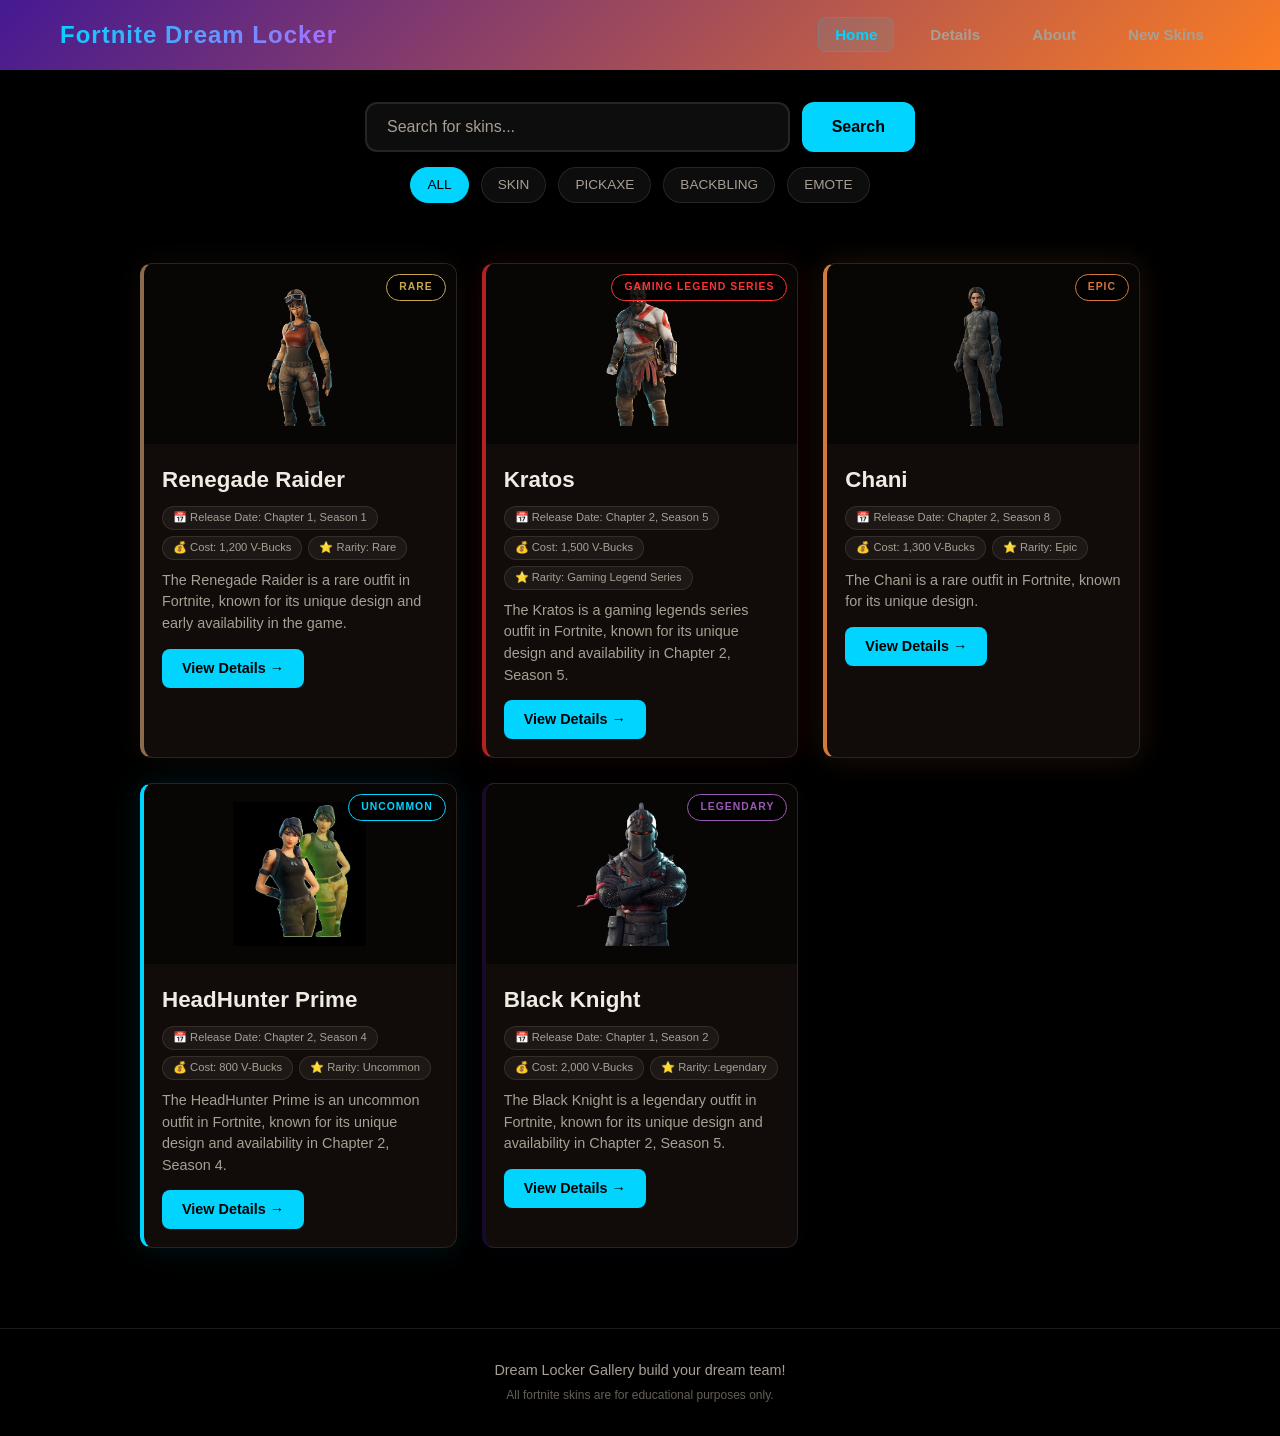
<file: index.html>
<!DOCTYPE html>
<html lang="en">
<head>
    <meta charset="UTF-8">
    <meta name="viewport" content="width=device-width, initial-scale=1.0">
    <title>Fortnite Dream Locker</title>
    <link rel="stylesheet" href="css/design.css">
</head>
<body>

    <nav class="navbar">
        <div class="nav-container">
            <div class="nav-brand">
                <span class="brand-text">Fortnite Dream Locker</span>
            </div>
            <ul class="nav-links">
                <li><a href="index.html" class="active">Home</a></li>
                <li><a href="details.html">Details</a></li>
                <li><a href="about.html">About</a></li>
                <li><a href="newSkin.html">New Skins</a></li>
            </ul>
        </div>
    </nav>
    
    <section class="search-section">
            <div class="search-container">
                <input type="text" id="searchInput" placeholder="Search for skins...">
                <button class="search-btn">Search</button>
            </div>
            <div class="filter-tags">
                <span class="filter-tag active">ALL</span>
                <span class="filter-tag">SKIN</span>
                <span class="filter-tag">PICKAXE</span> 
                <span class="filter-tag">BACKBLING</span> 
                <span class="filter-tag">EMOTE</span>
            </div>
        </section>

        <!-- Character Gallery Section -->
        <section class="gallery-grid">
            
            <!-- Renegade Raider -->
            <div class="character-card renegade">
                <div class="card-image">
                    <img src="assets/images/Renegade_Raider_29_-_Outfit_-_Fortnite.webp" alt="Renegade Raider">
                    <span class="rarity-badge">Rare</span>
                </div>
                <div class="card-content">
                    <h3>Renegade Raider</h3>
                    <div class="card-details">
                        <span class="detail-tag">📅 Release Date: Chapter 1, Season 1</span>
                        <span class="detail-tag">💰 Cost: 1,200 V-Bucks</span>
                        <span class="detail-tag">⭐ Rarity: Rare</span>
                    </div>
                    <p class="card-description">The Renegade Raider is a rare outfit in Fortnite, known for its unique design and early availability in the game.</p>  
                    <a href="details.html?skin=Renegade_Raider" class="btn-details">View Details →</a>
                </div>
            </div>

            <!-- Kratos -->
            <div class="character-card kratos">
                <div class="card-image">
                    <img src="assets/images/Kratos_29_-_Outfit_-_Fortnite.webp" alt="Kratos">
                    <span class="rarity-badge">Gaming Legend Series</span>
                </div>
                <div class="card-content">
                    <h3>Kratos</h3>
                    <div class="card-details">
                        <span class="detail-tag">📅 Release Date: Chapter 2, Season 5</span>
                        <span class="detail-tag">💰 Cost: 1,500 V-Bucks</span>
                        <span class="detail-tag">⭐ Rarity: Gaming Legend Series</span>
                    </div>
                    <p class="card-description">The Kratos is a gaming legends series outfit in Fortnite, known for its unique design and availability in Chapter 2, Season 5.</p>
                    <a href="details.html?skin=Kratos" class="btn-details">View Details →</a>
                </div>
            </div>

            <!-- Chani -->
            <div class="character-card chani">
                <div class="card-image">
                    <img src="assets/images/Chani_29_-_Outfit_-_Fortnite.webp" alt="Chani">
                    <span class="rarity-badge">Epic</span>
                </div>
                <div class="card-content">
                    <h3>Chani</h3>
                    <div class="card-details">
                        <span class="detail-tag">📅 Release Date: Chapter 2, Season 8</span>
                        <span class="detail-tag">💰 Cost: 1,300 V-Bucks</span>
                        <span class="detail-tag">⭐ Rarity: Epic</span>
                    </div>
                    <p class="card-description">The Chani is a rare outfit in Fortnite, known for its unique design.</p>  
                    <a href="details.html?skin=Chani" class="btn-details">View Details →</a>
                </div>
            </div>
            
            <!-- fixing HeadHunter image -->
            <!-- HeadHunter Prime -->
            <div class="character-card headhunter">
                <div class="card-image">
                    <img src="assets/images/HeadHunter.png" alt="HeadHunter Prime">
                    <span class="rarity-badge">Uncommon</span>
                </div>
                <div class="card-content">
                    <h3>HeadHunter Prime</h3>
                    <div class="card-details">
                        <span class="detail-tag">📅 Release Date: Chapter 2, Season 4</span>
                        <span class="detail-tag">💰 Cost: 800 V-Bucks</span>
                        <span class="detail-tag">⭐ Rarity: Uncommon</span>
                    </div>
                    <p class="card-description">The HeadHunter Prime is an uncommon outfit in Fortnite, known for its unique design and availability in Chapter 2, Season 4.</p>
                    <a href="details.html?skin=HeadHunter_Prime" class="btn-details">View Details →</a>
                </div>
            </div>


            <!-- Black Knight -->
            <div class="character-card black-knight">
                <div class="card-image">
                    <img src="assets/images/Black_Knight_29_-_Outfit_-_Fortnite.webp" alt="Black Knight">
                    <span class="rarity-badge">Legendary</span>
                </div>
                <div class="card-content">
                    <h3>Black Knight</h3>
                    <div class="card-details">
                        <span class="detail-tag">📅 Release Date: Chapter 1, Season 2</span>
                        <span class="detail-tag">💰 Cost: 2,000 V-Bucks</span>
                        <span class="detail-tag">⭐ Rarity: Legendary</span>
                    </div>
                    <p class="card-description">The Black Knight is a legendary outfit in Fortnite, known for its unique design and availability in Chapter 2, Season 5.</p>  
                    <a href="details.html?skin=Black_Knight" class="btn-details">View Details →</a>
                </div>
            </div>

        </section>        
    </main>

    <footer class="footer">
        <p>Dream Locker Gallery build your dream team!</p>
        <p class="footer-small">All fortnite skins are for educational purposes only.</p>
    </footer>

</body>
</html>
</file>
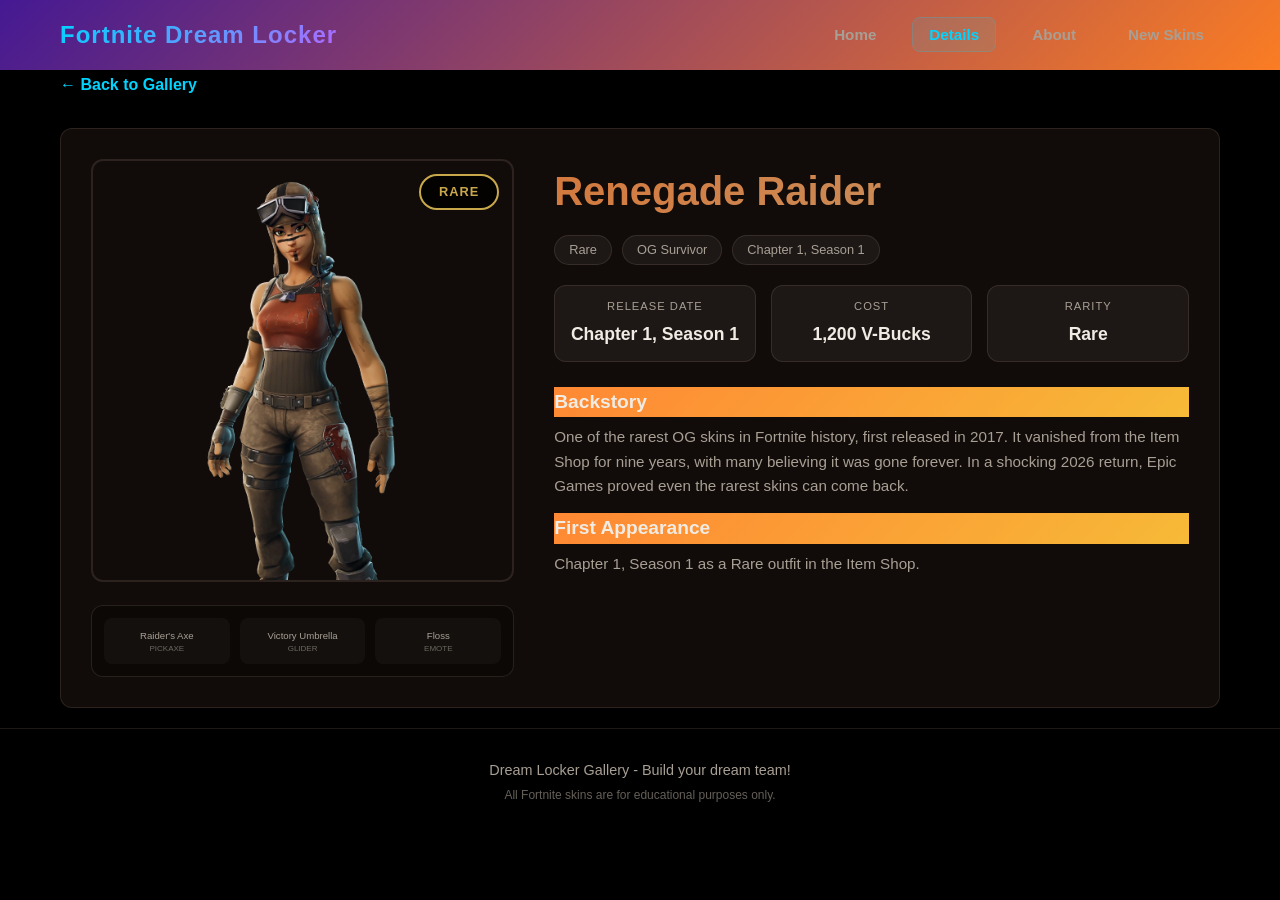
<file: details.html>
<!DOCTYPE html>
<html lang="en">
<head>
    <meta charset="UTF-8">
    <meta name="viewport" content="width=device-width, initial-scale=1.0">
    <title>Renegade Raider - Fortnite Dream Locker</title>
    <link rel="stylesheet" href="css/design.css">
    <style>
        .back-link {
            color: var(--fortnite-blue);
            text-decoration: none;
            font-weight: 600;
            display: inline-block;
            margin-bottom: 30px;
            transition: all 0.3s ease;
        }

        .back-link:hover {
            color: var(#c9a84c);
            transform: translateX(-5px);
        }

        .character-profile {
            display: grid;
            grid-template-columns: 1fr 1.5fr;
            gap: 40px;
            background: var(--card-bg);
            border: 1px solid var(--card-border);
            border-radius: var(--radius);
            padding: 30px;
        }

        .profile-left {
            display: flex;
            flex-direction: column;
            gap: 15px;
        }

        .profile-image {
            position: relative;
        }

        .profile-image img {
            width: 100%;
            height: auto;
            border-radius: var(--radius);
            border: 2px solid var(--card-border);
        }

        .rarity-badge.large {
            position: absolute;
            top: 15px;
            right: 15px;
            padding: 6px 18px;
            font-size: 0.8rem;
            background: rgba(0, 0, 0, 0.85);
            border: 2px solid #c9a84c;
            color: #c9a84c;
            border-radius: 20px;
            font-weight: 700;
            text-transform: uppercase;
            letter-spacing: 1px;
        }

        .loadout-mini {
            display: grid;
            grid-template-columns: repeat(3, 1fr);
            gap: 10px;
            background: rgba(0, 0, 0, 0.3);
            border: 1px solid var(--card-border);
            border-radius: var(--radius);
            padding: 12px;
        }

        .loadout-mini-item {
            text-align: center;
            padding: 8px 5px;
            background: rgba(255, 255, 255, 0.03);
            border-radius: 8px;
            transition: all 0.3s ease;
        }

        .loadout-mini-item:hover {
            background: rgba(0, 212, 255, 0.05);
            border-color: var(#c9a84c);
        }

        .loadout-mini-item .mini-icon {
            font-size: 1.8rem;
            display: block;
        }

        .loadout-mini-item .mini-name {
            font-size: 0.6rem;
            color: var(--text-muted);
            display: block;
            margin-top: 2px;
        }

        .loadout-mini-item .mini-type {
            font-size: 0.5rem;
            color: var(--text-muted);
            opacity: 0.6;
            text-transform: uppercase;
            display: block;
        }

        .profile-content h1 {
            font-size: 2.5rem;
            color: var();
            margin-bottom: 12px;
        }

        .profile-tags {
            display: flex;
            flex-wrap: wrap;
            gap: 10px;
            margin-bottom: 20px;
        }

        .profile-tags .tag {
            padding: 4px 14px;
            background: rgba(255, 255, 255, 0.05);
            border: 1px solid var(--card-border);
            border-radius: 20px;
            font-size: 0.8rem;
            color: var(--text-muted);
        }

        .profile-stats {
            display: grid;
            grid-template-columns: repeat(3, 1fr);
            gap: 15px;
            margin-bottom: 25px;
        }

        .stat-box {
            background: rgba(255, 255, 255, 0.05);
            padding: 12px;
            border-radius: var(--radius);
            text-align: center;
            border: 1px solid var(--card-border);
        }

        .stat-label {
            display: block;
            font-size: 0.7rem;
            text-transform: uppercase;
            color: var(--text-muted);
            letter-spacing: 1px;
        }

        .stat-value {
            display: block;
            font-size: 1.1rem;
            font-weight: 700;
            color: var(#c9a84c);
            margin-top: 4px;
        }

        .profile-bio h2 {
            background: linear-gradient(135deg, #ff8834, #ffc039f6);
            font-size: 1.2rem;
            margin: 15px 0 8px 0;
        }

        .profile-bio p {
            color: var(--text-muted);
            margin-bottom: 10px;
            line-height: 1.6;
            font-size: 0.95rem;
        }

        .ability-list {
            list-style: none;
            padding: 0;
        }

        .ability-list li {
            padding: 8px 12px;
            margin-bottom: 6px;
            background: rgba(255, 255, 255, 0.03);
            border-left: 3px solid var(--fortnite-blue);
            color: var(--text-muted);
            border-radius: 4px;
            font-size: 0.9rem;
        }

        .ability-list li strong {
            color: var(--text-light);
        }

        .quote {
            font-style: italic;
            color: var(--fortnite-gold);
            font-size: 1rem;
            padding: 10px 0;
            border-top: 1px solid var(--card-border);
            margin-top: 10px;
        }

        @media (max-width: 768px) {
            .character-profile {
                grid-template-columns: 1fr;
                padding: 20px;
            }

            .profile-stats {
                grid-template-columns: 1fr;
            }

            .loadout-mini {
                grid-template-columns: repeat(3, 1fr);
            }
        }
    </style>
</head>
<body>

    <nav class="navbar">
        <div class="nav-container">
            <div class="nav-brand">
                <span class="brand-text">Fortnite Dream Locker</span>
            </div>
            <ul class="nav-links">
                <li><a href="index.html">Home</a></li>
                <li><a href="details.html" class="active">Details</a></li>
                <li><a href="about.html">About</a></li>
                <li><a href="newSkin.html">New Skins</a></li>
            </ul>
        </div>
    </nav>

    <main class="container">
        <section class="details-section">

            <a href="index.html" class="back-link">← Back to Gallery</a>

            <div class="character-profile">

                <div class="profile-left">
                    <div class="profile-image">
                        <img src="assets/images/Renegade_Raider_29_-_Outfit_-_Fortnite.webp" alt="Renegade Raider">
                        <span class="rarity-badge large">Rare</span>
                    </div>

                    <div class="loadout-mini">
                        <div class="loadout-mini-item">
                            <span class="mini-icon"> </span>
                            <span class="mini-name">Raider's Axe</span>
                            <span class="mini-type">Pickaxe</span>
                        </div>
                        <div class="loadout-mini-item">
                            <span class="mini-icon"> </span>
                            <span class="mini-name">Victory Umbrella</span>
                            <span class="mini-type">Glider</span>
                        </div>
                        <div class="loadout-mini-item">
                            <span class="mini-icon"> </span>
                            <span class="mini-name">Floss</span>
                            <span class="mini-type">Emote</span>
                        </div>
                    </div>
                </div>

                <div class="profile-content">
                    <h1>Renegade Raider</h1>

                    <div class="profile-tags">
                        <span class="tag"> Rare</span>
                        <span class="tag"> OG Survivor</span>
                        <span class="tag"> Chapter 1, Season 1</span>
                    </div>

                    <div class="profile-stats">
                        <div class="stat-box">
                            <span class="stat-label">Release Date</span>
                            <span class="stat-value">Chapter 1, Season 1</span>
                        </div>
                        <div class="stat-box">
                            <span class="stat-label">Cost</span>
                            <span class="stat-value">1,200 V-Bucks</span>
                        </div>
                        <div class="stat-box">
                            <span class="stat-label">Rarity</span>
                            <span class="stat-value">Rare</span>
                        </div>
                    </div>

                    <div class="profile-bio">
                        <h2> Backstory</h2>
                        <p>One of the rarest OG skins in Fortnite history, first released in 2017. It vanished from the Item Shop for nine years, with many believing it was gone forever. In a shocking 2026 return, Epic Games proved even the rarest skins can come back.</p>

                            <h2> First Appearance</h2>
                        <p>Chapter 1, Season 1 as a Rare outfit in the Item Shop.</p>
                    </div>
                </div>
            </div>

        </section>
    </main>

    <footer class="footer">
        <p>Dream Locker Gallery - Build your dream team!</p>
        <p class="footer-small">All Fortnite skins are for educational purposes only.</p>
    </footer>

</body>
</html>
</file>
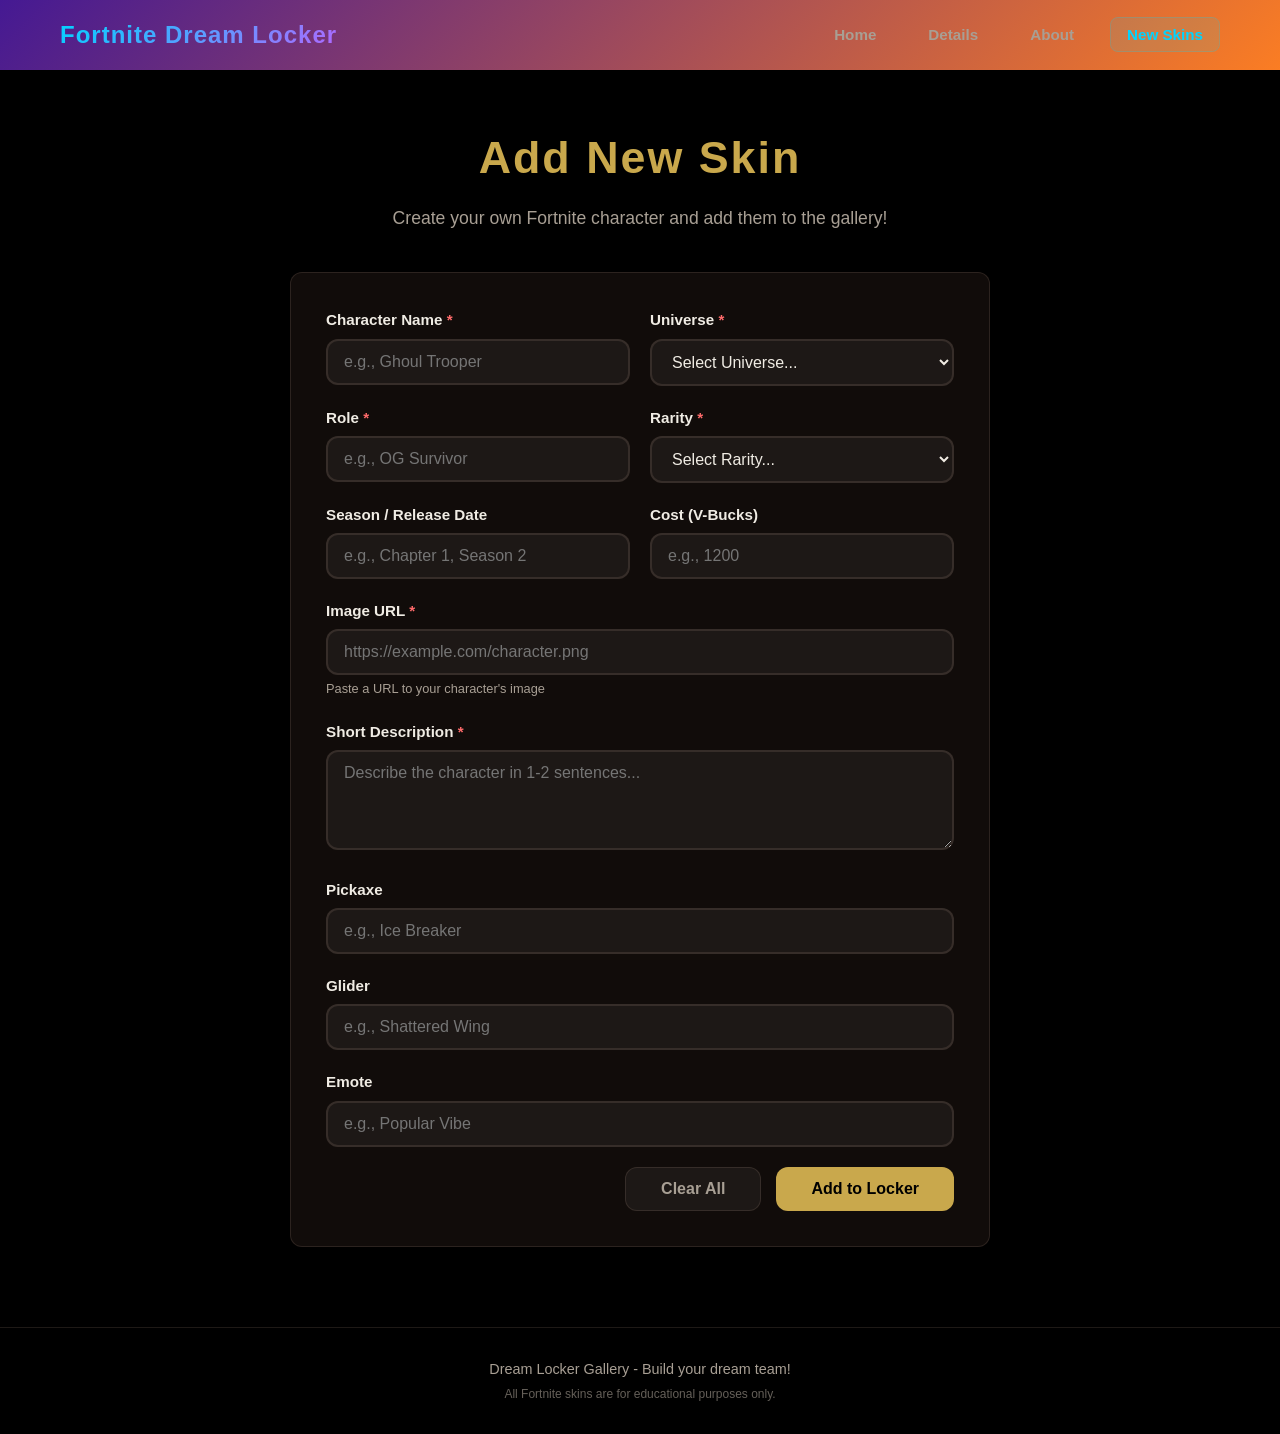
<file: newSkin.html>
<!DOCTYPE html>
<html lang="en">
<head>
    <meta charset="UTF-8">
    <meta name="viewport" content="width=device-width, initial-scale=1.0">
    <title>New Skins - Fortnite Dream Locker</title>
    <link rel="stylesheet" href="css/design.css">
    <style>
        .form-container {
            max-width: 700px;
            margin: 0 auto;
            padding: 20px 0 60px 0;
        }

        .form-header {
            text-align: center;
            padding: 30px 0 20px 0;
        }

        .form-header h1 {
            font-size: 2.8rem;
            color: var(--fortnite-gold);
            margin-bottom: 10px;
            letter-spacing: 2px;
        }

        .form-header p {
            color: var(--text-muted);
            font-size: 1.1rem;
        }

        .character-form {
            background: var(--card-bg);
            border: 1px solid var(--card-border);
            border-radius: var(--radius);
            padding: 35px;
            margin-top: 20px;
        }

        .form-group {
            margin-bottom: 20px;
        }

        .form-group label {
            display: block;
            font-weight: 600;
            color: var(--text-light);
            margin-bottom: 6px;
            font-size: 0.95rem;
        }

        .form-group label .required {
            color: #ff6b6b;
        }

        .form-group input,
        .form-group select,
        .form-group textarea {
            width: 100%;
            padding: 12px 16px;
            background: rgba(255, 255, 255, 0.05);
            border: 2px solid var(--card-border);
            border-radius: var(--radius);
            color: var(--text-light);
            font-size: 1rem;
            transition: all 0.3s ease;
            font-family: inherit;
        }

        .form-group input:focus,
        .form-group select:focus,
        .form-group textarea:focus {
            outline: none;
            border-color: var(--fortnite-blue);
            box-shadow: 0 0 20px rgba(0, 212, 255, 0.1);
        }

        .form-group select option {
            background: var(--primary-dark);
            color: var(--text-light);
        }

        .form-group textarea {
            resize: vertical;
            min-height: 100px;
        }

        .form-group .hint {
            display: block;
            color: var(--text-muted);
            font-size: 0.8rem;
            margin-top: 4px;
        }

        .form-row {
            display: grid;
            grid-template-columns: 1fr 1fr;
            gap: 20px;
        }

        .form-actions {
            display: flex;
            gap: 15px;
            justify-content: flex-end;
            margin-top: 10px;
        }

        .btn-primary {
            padding: 12px 35px;
            background: var(--fortnite-gold);
            border: none;
            border-radius: var(--radius);
            color: var(--primary-dark);
            font-weight: 700;
            font-size: 1rem;
            cursor: pointer;
            transition: all 0.3s ease;
        }

        .btn-primary:hover {
            transform: scale(1.05);
            box-shadow: 0 0 30px rgba(255, 215, 0, 0.3);
        }

        .btn-secondary {
            padding: 12px 35px;
            background: rgba(255, 255, 255, 0.05);
            border: 1px solid var(--card-border);
            border-radius: var(--radius);
            color: var(--text-muted);
            font-weight: 600;
            font-size: 1rem;
            cursor: pointer;
            transition: all 0.3s ease;
        }

        .btn-secondary:hover {
            background: rgba(255, 255, 255, 0.1);
            color: var(--text-light);
        }

        .form-notice {
            margin-top: 20px;
            padding: 15px 20px;
            background: rgba(255, 215, 0, 0.05);
            border: 1px solid rgba(255, 215, 0, 0.2);
            border-radius: var(--radius);
            color: var(--text-muted);
            font-size: 0.9rem;
            text-align: center;
        }

        .form-notice strong {
            color: var(--fortnite-gold);
        }

        @media (max-width: 768px) {
            .form-row {
                grid-template-columns: 1fr;
                gap: 0;
            }

            .character-form {
                padding: 20px;
            }

            .form-header h1 {
                font-size: 2.2rem;
            }

            .form-actions {
                flex-direction: column;
            }

            .form-actions button {
                width: 100%;
            }
        }
    </style>
</head>
<body>

    <nav class="navbar">
        <div class="nav-container">
            <div class="nav-brand">
                <span class="brand-text">Fortnite Dream Locker</span>
            </div>
            <ul class="nav-links">
                <li><a href="index.html">Home</a></li>
                <li><a href="details.html">Details</a></li>
                <li><a href="about.html">About</a></li>
                <li><a href="newSkin.html" class="active">New Skins</a></li>
            </ul>
        </div>
    </nav>

    <main class="container">
        <section class="form-container">

            <div class="form-header">
                <h1> Add New Skin</h1>
                <p>Create your own Fortnite character and add them to the gallery!</p>
            </div>

            <form class="character-form" action="#" method="GET">

                <div class="form-row">
                    <div class="form-group">
                        <label for="character-name">Character Name <span class="required">*</span></label>
                        <input type="text" id="character-name" name="name" placeholder="e.g., Ghoul Trooper" required>
                    </div>

                    <div class="form-group">
                        <label for="character-universe">Universe <span class="required">*</span></label>
                        <select id="character-universe" name="universe" required>
                            <option value="">Select Universe...</option>
                            <option value="Icon">Icon</option>
                            <option value="Gaming">Gaming</option>
                            <option value="Crew">Crew</option>
                            <option value="Marvel">Marvel</option>
                            <option value="DC">DC</option>
                            <option value="Star Wars">Star Wars</option>
                            <option value="Frozen">Frozen</option>
                            <option value="Lava">Lava</option>
                            <option value="Dark">Dark</option>
                            <option value="Shadow">Shadow</option>
                            <option value="Slurp">Slurp</option>
                        </select>
                    </div>
                </div>

                <div class="form-row">
                    <div class="form-group">
                        <label for="character-role">Role <span class="required">*</span></label>
                        <input type="text" id="character-role" name="role" placeholder="e.g., OG Survivor" required>
                    </div>

                    <div class="form-group">
                        <label for="character-rarity">Rarity <span class="required">*</span></label>
                        <select id="character-rarity" name="rarity" required>
                            <option value="">Select Rarity...</option>
                            <option value="Common">Common</option>
                            <option value="Uncommon">Uncommon</option>
                            <option value="Rare">Rare</option>
                            <option value="Epic">Epic</option>
                            <option value="Legendary">Legendary</option>
                            <option value="Gaming Legend Series">Gaming Legend Series</option>
                        </select>
                    </div>
                </div>

                <div class="form-row">
                    <div class="form-group">
                        <label for="character-season">Season / Release Date</label>
                        <input type="text" id="character-season" name="season" placeholder="e.g., Chapter 1, Season 2">
                    </div>

                    <div class="form-group">
                        <label for="character-cost">Cost (V-Bucks)</label>
                        <input type="number" id="character-cost" name="cost" placeholder="e.g., 1200" min="0">
                    </div>
                </div>

                <div class="form-group">
                    <label for="character-image">Image URL <span class="required">*</span></label>
                    <input type="url" id="character-image" name="image" placeholder="https://example.com/character.png" required>
                    <span class="hint">Paste a URL to your character's image</span>
                </div>

                <div class="form-group">
                    <label for="character-description">Short Description <span class="required">*</span></label>
                    <textarea id="character-description" name="description" rows="4" placeholder="Describe the character in 1-2 sentences..." required></textarea>
                </div>

                <div class="form-group">
                    <label for="character-pickaxe">Pickaxe</label>
                    <input type="text" id="character-pickaxe" name="pickaxe" placeholder="e.g., Ice Breaker">
                </div>

                <div class="form-group">
                    <label for="character-glider">Glider</label>
                    <input type="text" id="character-glider" name="glider" placeholder="e.g., Shattered Wing">
                </div>

                <div class="form-group">
                    <label for="character-emote">Emote</label>
                    <input type="text" id="character-emote" name="emote" placeholder="e.g., Popular Vibe">
                </div>

                <div class="form-actions">
                    <button type="reset" class="btn-secondary">Clear All</button>
                    <button type="submit" class="btn-primary"> Add to Locker</button>
                </div>

    

            </form>

        </section>
    </main>

    <footer class="footer">
        <p>Dream Locker Gallery - Build your dream team!</p>
        <p class="footer-small">All Fortnite skins are for educational purposes only.</p>
    </footer>

</body>
</html>
</file>
<file: css/design.css>
:root {
    --primary-dark: #000000;
    --primary-mid: #0a0a0a;
    --primary-light: #0d0d0d;
    
    --fortnite-blue: #00d4ff;
    --fortnite-gold: #c9a84c;
    --fortnite-red: #b22222;
    --fortnite-purple: #2a0a2a;
    --fortnite-orange: #d4783c;
    
    --text-light: #f0ece4;
    --text-muted: #a89f94;
    
    --card-bg: rgba(20, 15, 12, 0.85);
    --card-border: rgba(200, 170, 150, 0.15);
    --border-glow: rgba(0, 212, 255, 0.2);
    --shadow: 0 4px 30px rgba(0, 0, 0, 0.7);
    --radius: 12px;
}

.form-header h1 {
    font-size: 2.8rem;
    color: #b266ff;
    margin-bottom: 10px;
    letter-spacing: 2px;
}

* {
    margin: 0;
    padding: 0;
    box-sizing: border-box;
}

body {
    font-family: 'Segoe UI', Tahoma, Geneva, Verdana, sans-serif;
    background: #000000;
    color: var(--text-light);
    min-height: 100vh;
    line-height: 1.6;
}

.container {
    max-width: 1200px;
    margin: 0 auto;
    padding: 0 20px;
}


.navbar {
    background: rgba(0, 0, 0, 0.95);
    border-bottom: 2px solid transparent;
    padding: 16px 0;
    position: sticky;
    top: 0;
    z-index: 1000;
    background-image: linear-gradient(135deg, #451993, #fb7d23);
    background-origin: border-box;
    background-clip: padding-box, border-box;
}

.nav-container {
    max-width: 1200px;
    margin: 0 auto;
    padding: 0 20px;
    display: flex;
    justify-content: space-between;
    align-items: center;
    flex-wrap: wrap;
}

.nav-brand {
    display: flex;
    align-items: center;
    gap: 10px;
    font-size: 1.5rem;
    font-weight: 700;
}

.brand-icon {
    font-size: 1.8rem;
}

.brand-text {
    letter-spacing: 1px;
    background: linear-gradient(135deg, #00d4ff, #b266ff);
    -webkit-background-clip: text;
    -webkit-text-fill-color: transparent;
    background-clip: text;
}

.nav-links {
    display: flex;
    list-style: none;
    gap: 20px;
    flex-wrap: wrap;
}

.nav-links a {
    color: var(--text-muted);
    text-decoration: none;
    font-weight: 600;
    padding: 8px 16px;
    border-radius: 8px;
    transition: all 0.3s ease;
    font-size: 0.95rem;
}

.nav-links a:hover {
    color: var(--text-light);
    background: rgba(255, 255, 255, 0.05);
}

.nav-links a.active {
    color: var(--fortnite-blue);
    background: rgba(0, 212, 255, 0.1);
    border: 1px solid rgba(0, 212, 255, 0.2);
}


.page-header {
    text-align: center;
    padding: 40px 0 20px 0;
}

.page-header h1 {
    font-size: 3rem;
    color: #b266ff;  
    margin-bottom: 8px;
    letter-spacing: 2px;
}

.page-header p {
    color: var(--text-muted);
    font-size: 1.1rem;
}

.search-section {
    margin: 30px 0 40px 0;
}

.search-container {
    display: flex;
    gap: 12px;
    max-width: 550px;
    margin: 0 auto;
}

.search-container input {
    flex: 1;
    padding: 14px 20px;
    background: rgba(255, 255, 255, 0.05);
    border: 2px solid var(--card-border);
    border-radius: var(--radius);
    color: var(--text-light);
    font-size: 1rem;
    transition: all 0.3s ease;
}

.search-container input:focus {
    outline: none;
    border-color: var(--fortnite-blue);
    box-shadow: 0 0 20px rgba(0, 212, 255, 0.1);
}

.search-container input::placeholder {
    color: var(--text-muted);
}

.search-btn {
    padding: 14px 30px;
    background: var(--fortnite-blue);
    border: none;
    border-radius: var(--radius);
    color: #000000;
    font-weight: 700;
    cursor: pointer;
    transition: all 0.3s ease;
    font-size: 1rem;
}

.search-btn:hover {
    transform: scale(1.05);
    box-shadow: 0 0 30px rgba(0, 212, 255, 0.3);
}


.filter-tags {
    display: flex;
    justify-content: center;
    gap: 12px;
    margin-top: 15px;
    flex-wrap: wrap;
}

.filter-tag {
    padding: 6px 16px;
    background: rgba(255, 255, 255, 0.05);
    border: 1px solid var(--card-border);
    border-radius: 20px;
    color: var(--text-muted);
    font-size: 0.85rem;
    cursor: pointer;
    transition: all 0.3s ease;
}

.filter-tag:hover {
    border-color: var(--fortnite-blue);
    color: var(--text-light);
}

.filter-tag.active {
    background: var(--fortnite-blue);
    color: #000000;
    border-color: var(--fortnite-blue);
}


.gallery-grid {
    display: grid;
    grid-template-columns: repeat(3, 1fr);
    gap: 25px;
    padding: 20px 0 60px 0;
    max-width: 1000px;
    margin: 0 auto;
}


.character-card {
    background: var(--card-bg);
    border: 1px solid var(--card-border);
    border-radius: var(--radius);
    overflow: hidden;
    transition: all 0.3s ease;
    backdrop-filter: blur(5px);
}

.character-card:hover {
    transform: translateY(-5px);
    border-color: var(--fortnite-blue);
    box-shadow: 0 8px 30px rgba(0, 212, 255, 0.15);
}



.character-card.renegade {
    border-left: 4px solid #8b6b4d;
    box-shadow: 0 0 30px rgba(139, 107, 77, 0.1);
}
.character-card.renegade:hover {
    border-color: #c49a6c;
    box-shadow: 0 0 50px rgba(139, 107, 77, 0.2);
}


.character-card.kratos {
    border-left: 4px solid #b22222;
    box-shadow: 0 0 30px rgba(178, 34, 34, 0.15);
}
.character-card.kratos:hover {
    border-color: #ff3333;
    box-shadow: 0 0 50px rgba(178, 34, 34, 0.3);
}


.character-card.chani {
    border-left: 4px solid #d4783c;
    box-shadow: 0 0 30px rgba(212, 120, 60, 0.15);
}
.character-card.chani:hover {
    border-color: #f0a050;
    box-shadow: 0 0 50px rgba(212, 120, 60, 0.25);
}


.character-card.headhunter {
    border-left: 4px solid #00d4ff;
    box-shadow: 0 0 30px rgba(0, 212, 255, 0.1);
}
.character-card.headhunter:hover {
    border-color: #66e5ff;
    box-shadow: 0 0 50px rgba(0, 212, 255, 0.25);
}


.character-card.black-knight {
    border-left: 4px solid #1a0a2a;
    box-shadow: 0 0 30px rgba(26, 10, 42, 0.2);
}
.character-card.black-knight:hover {
    border-color: #6a0dad;
    box-shadow: 0 0 50px rgba(106, 13, 173, 0.3);
}


.card-image {
    height: 180px;
    padding: 10px;
    overflow: hidden;
    background: rgba(0, 0, 0, 0.5);
    display: flex;
    align-items: center;
    justify-content: center;
    position: relative;
}

.card-image img {
    width: 100%;
    height: 100%;
    object-fit: contain;
    transition: all 0.3s ease;
    transform: scale(0.9);
}

.character-card:hover .card-image img {
    transform: scale(1.05);
}


.rarity-badge {
    position: absolute;
    top: 10px;
    right: 10px;
    padding: 4px 12px;
    border-radius: 20px;
    font-size: 0.65rem;
    font-weight: 700;
    text-transform: uppercase;
    letter-spacing: 1px;
    background: rgba(0, 0, 0, 0.85);
    border: 1px solid;
}


.character-card.renegade .rarity-badge {
    color: #c9a84c;
    border-color: #c9a84c;
}


.character-card.chani .rarity-badge {
    color: #d4783c;
    border-color: #d4783c;
}


.character-card.kratos .rarity-badge {
    color: #ff3333;
    border-color: #ff3333;
}


.character-card.headhunter .rarity-badge {
    color: #00d4ff;
    border-color: #00d4ff;
}


.character-card.black-knight .rarity-badge {
    color: #9b59b6;
    border-color: #9b59b6;
}


.card-content {
    padding: 18px;
}

.card-content h3 {
    font-size: 1.4rem;
    margin-bottom: 8px;
    color: var(--text-light);
}

.card-details {
    display: flex;
    flex-wrap: wrap;
    gap: 6px;
    margin-bottom: 10px;
}

.detail-tag {
    padding: 2px 10px;
    background: rgba(255, 255, 255, 0.05);
    border: 1px solid var(--card-border);
    border-radius: 12px;
    font-size: 0.7rem;
    color: var(--text-muted);
}

.card-description {
    color: var(--text-muted);
    font-size: 0.9rem;
    margin-bottom: 14px;
    line-height: 1.5;
}

.btn-details {
    display: inline-block;
    padding: 8px 20px;
    background: var(--fortnite-blue);
    color: #000000;
    text-decoration: none;
    border-radius: 8px;
    font-weight: 600;
    transition: all 0.3s ease;
    font-size: 0.9rem;
}

.btn-details:hover {
    transform: scale(1.05);
    box-shadow: 0 0 20px rgba(0, 212, 255, 0.3);
}


.footer {
    text-align: center;
    padding: 30px 20px;
    border-top: 1px solid var(--card-border);
    color: var(--text-muted);
    font-size: 0.9rem;
    margin-top: 20px;
}

.footer .footer-small {
    font-size: 0.75rem;
    margin-top: 4px;
    opacity: 0.6;
}


@media (max-width: 992px) {
    .gallery-grid {
        grid-template-columns: repeat(2, 1fr);
        max-width: 700px;
    }
}

@media (max-width: 768px) {
    .nav-container {
        flex-direction: column;
        gap: 12px;
    }

    .nav-links {
        justify-content: center;
        gap: 10px;
    }

    .nav-links a {
        font-size: 0.8rem;
        padding: 6px 12px;
    }

    .page-header h1 {
        font-size: 2rem;
    }

    .gallery-grid {
        grid-template-columns: repeat(2, 1fr);
        gap: 18px;
        max-width: 500px;
    }

    .search-container {
        flex-direction: column;
    }
}

@media (max-width: 480px) {
    .gallery-grid {
        grid-template-columns: 1fr;
        max-width: 350px;
    }

    .page-header h1 {
        font-size: 1.6rem;
    }
}


.loadout-icons {
    display: flex;
    gap: 12px;
    padding: 8px 0;
    margin-bottom: 8px;
    border-top: 1px solid var(--card-border);
    border-bottom: 1px solid var(--card-border);
    flex-wrap: wrap;
}

.loadout-item {
    display: flex;
    align-items: center;
    gap: 4px;
    font-size: 0.7rem;
    color: var(--text-muted);
    background: rgba(255, 255, 255, 0.05);
    padding: 2px 8px;
    border-radius: 12px;
    border: 1px solid var(--card-border);
    transition: all 0.3s ease;
}

.loadout-item:hover {
    color: var(--text-light);
    border-color: var(--fortnite-blue);
    background: rgba(0, 212, 255, 0.05);
}

.profile-content h1 {
    font-size: 2.5rem;
    margin-bottom: 12px;
    background: linear-gradient(135deg, #d4783c, #c49a6c);
    -webkit-background-clip: text;
    -webkit-text-fill-color: transparent;
    background-clip: text;
}
</file>
